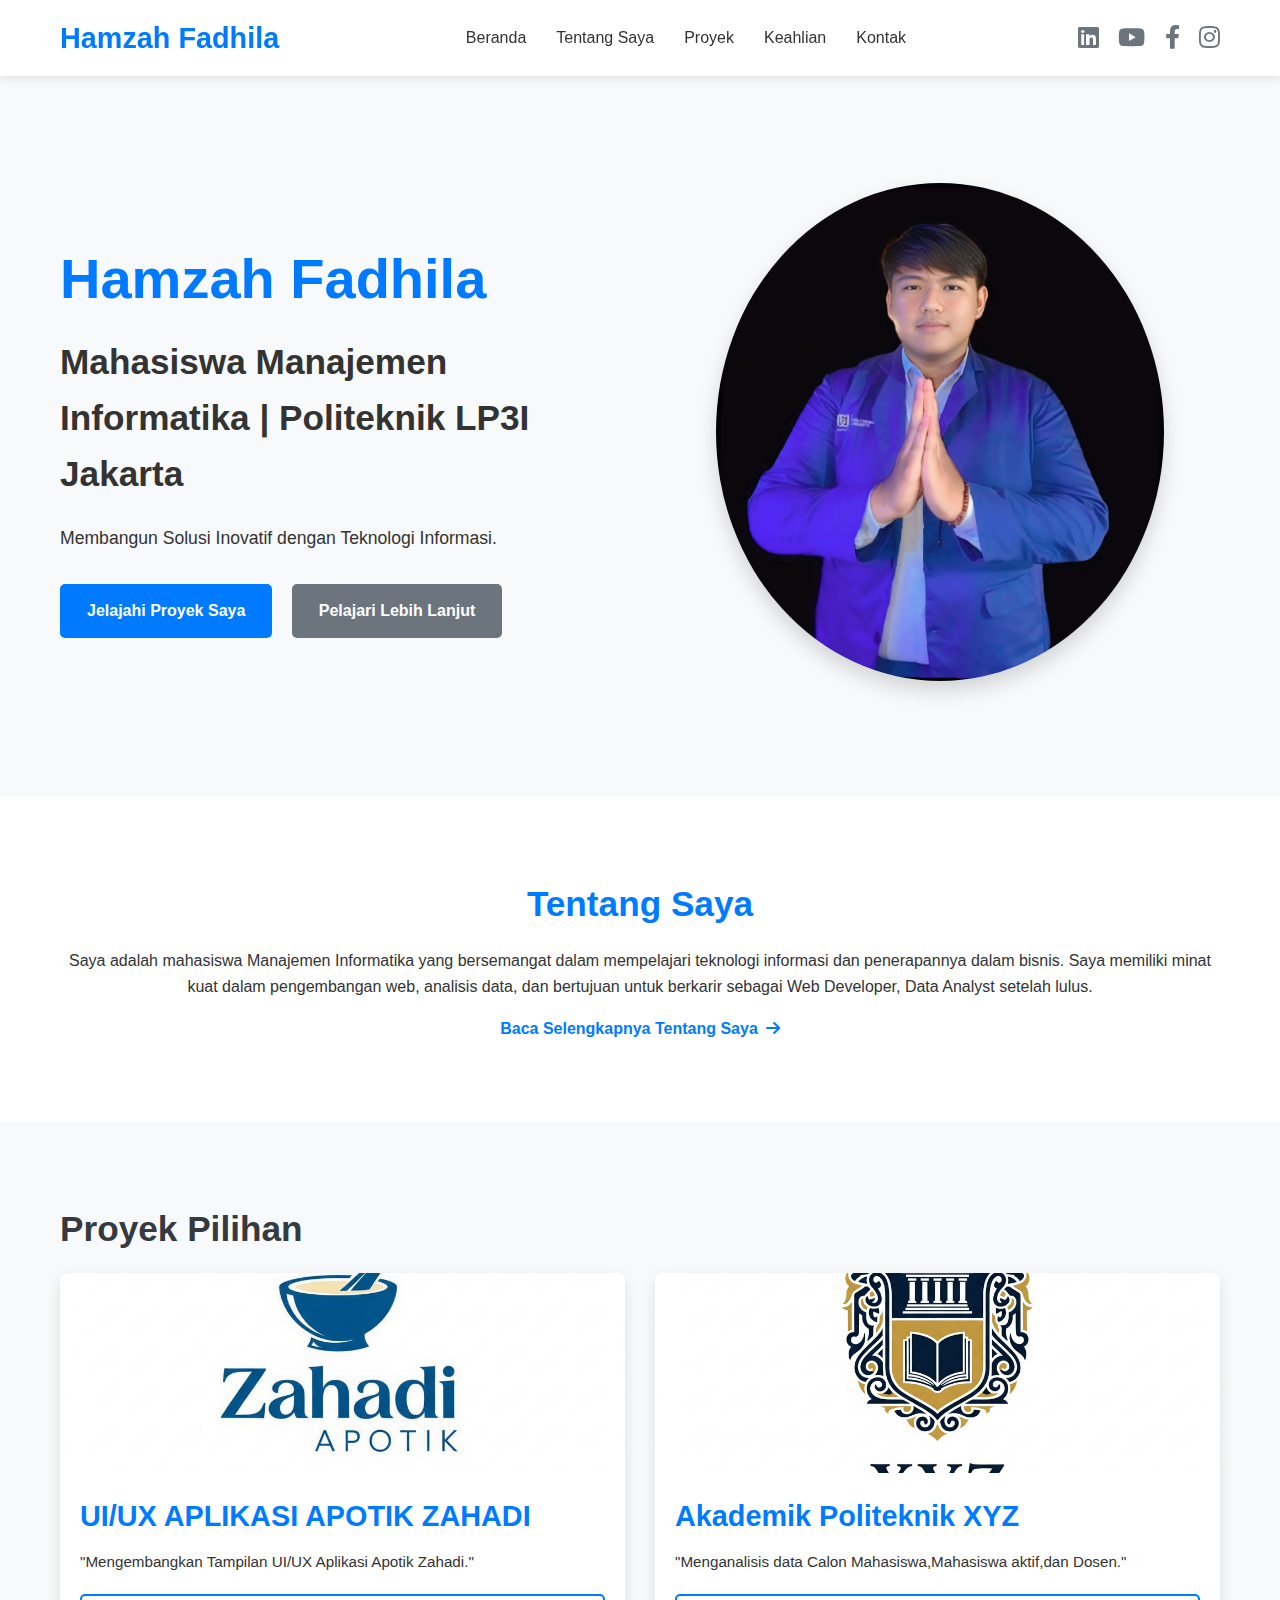
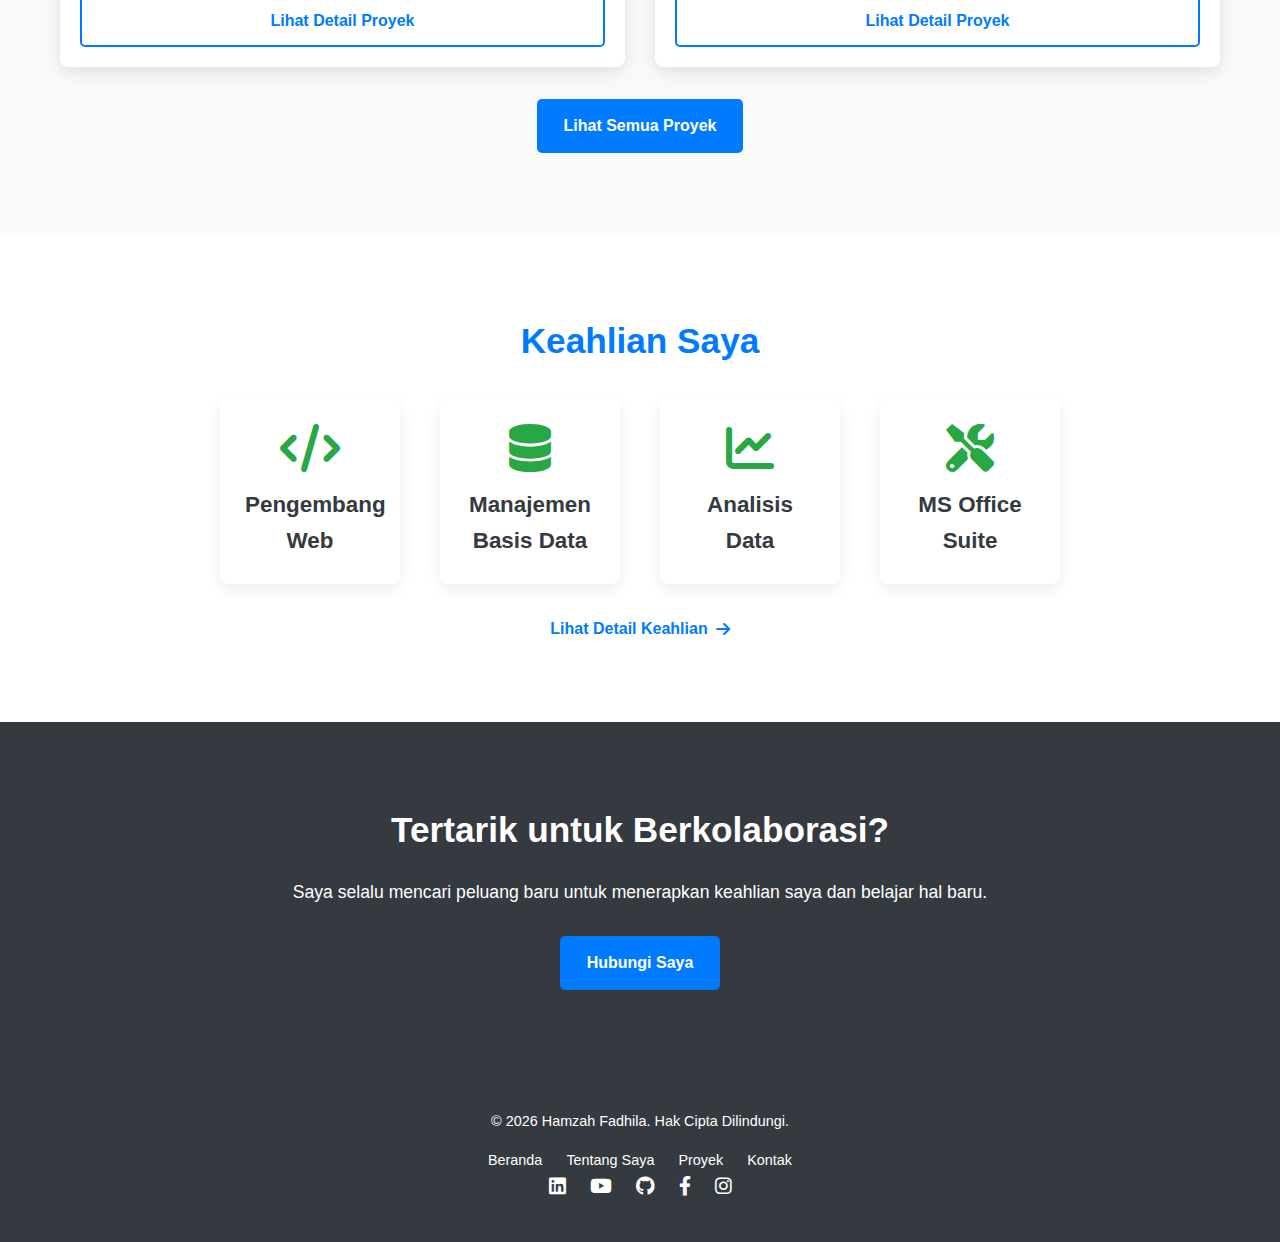
<file: index.html>
<!DOCTYPE html>
<html lang="id">
<head>
    <meta charset="UTF-8">
    <meta name="viewport" content="width=device-width, initial-scale=1.0">
    <title>Portofolio Hamzah Fadhila - Manajemen Informatika</title>
    <link rel="stylesheet" href="css/style.css">
    <link rel="stylesheet" href="https://cdnjs.cloudflare.com/ajax/libs/font-awesome/6.0.0-beta3/css/all.min.css">
</head>
<body>

    <header class="header">
        <div class="container">
            <a href="index.html" class="logo">Hamzah Fadhila</a>
            <nav class="navbar">
                <ul>
                    <li><a href="index.html">Beranda</a></li>
                    <li><a href="about.html">Tentang Saya</a></li>
                    <li><a href="projects.html">Proyek</a></li>
                    <li><a href="skills.html">Keahlian</a></li>
                    <li><a href="contact.html">Kontak</a></li>
                </ul>
            </nav>
           <div class="social-icons">
                <a href="https://www.linkedin.com/in/hamzah-fadhila-06404b344" target="_blank" title="LinkedIn"><i class="fab fa-linkedin"></i></a>
            
                <a href="https://www.youtube.com/channel/UCcHdM9DilgawLSaZqaZZ1XQ" target="_blank" title="youtube"><i class="fab fa-youtube"></i></a>
            
                <a href="https://www.linkedin.com/in/hamzah-fadhila-06404b344" target="_blank" title="Facebook"><i class="fab fa-facebook-f"></i></a>
             
                <a href="https://www.linkedin.com/in/hamzah-fadhila-06404b344" target="_blank" title="instagram"><i class="fab fa-instagram"></i></a>
            </div>
            <div class="hamburger">
                <i class="fas fa-bars"></i>
            </div>
        </div>
    </header>

    <section class="hero">
        <div class="container">
            <div class="hero-content">
                <h1>Hamzah Fadhila</h1>
                <h2>Mahasiswa Manajemen Informatika | Politeknik LP3I Jakarta</h2>
                <p>Membangun Solusi Inovatif dengan Teknologi Informasi.</p>
                <div class="hero-buttons">
                    <a href="projects.html" class="btn primary-btn">Jelajahi Proyek Saya</a>
                    <a href="about.html" class="btn secondary-btn">Pelajari Lebih Lanjut</a>
                </div>
            </div>
            <div class="hero-image">
                <img src="images/your-photo1.jpg" alt="Foto Hamzah Fadhila">
            </div>
        </div>
    </section>

    <section class="about-summary section-padding">
        <div class="container">
            <h2>Tentang Saya</h2>
            <p>Saya adalah mahasiswa Manajemen Informatika yang bersemangat dalam mempelajari teknologi informasi dan penerapannya dalam bisnis. Saya memiliki minat kuat dalam  pengembangan web, analisis data, dan bertujuan untuk berkarir sebagai  Web Developer, Data Analyst setelah lulus.</p>
            <a href="about.html" class="btn text-btn">Baca Selengkapnya Tentang Saya <i class="fas fa-arrow-right"></i></a>
        </div>
    </section>

    <section class="featured-projects section-padding bg-light">
        <div class="container">
            <h2>Proyek Pilihan</h2>
            <div class="project-grid">
                <div class="project-card">
                    <img src="images/zahadi.png" alt="Screenshot Proyek 1">
                    <h3>UI/UX APLIKASI APOTIK ZAHADI</h3>
                    <p> "Mengembangkan Tampilan UI/UX Aplikasi Apotik Zahadi."</p>
                    <a href="projects.html#project1" class="btn primary-btn-outline">Lihat Detail Proyek</a>
                </div>
                <div class="project-card">
                    <img src="images/a2.png" alt="Screenshot Proyek 2">
                    <h3> Akademik Politeknik XYZ</h3>
                    <p>"Menganalisis data Calon Mahasiswa,Mahasiswa aktif,dan Dosen."</p>
                    <a href="projects.html#project2" class="btn primary-btn-outline">Lihat Detail Proyek</a>
                </div>
                </div>
            <div class="text-center mt-4">
                <a href="projects.html" class="btn primary-btn">Lihat Semua Proyek</a>
            </div>
        </div>
    </section>

    <section class="skills-snapshot section-padding">
        <div class="container">
            <h2>Keahlian Saya</h2>
            <div class="skills-list">
                <div class="skill-item">
                    <i class="fas fa-code"></i>
                    <h4>Pengembang Web</h4>
                </div>
                <div class="skill-item">
                    <i class="fas fa-database"></i>
                    <h4>Manajemen Basis Data</h4>
                </div>
                <div class="skill-item">
                    <i class="fas fa-chart-line"></i>
                    <h4>Analisis Data</h4>
                </div>
                <div class="skill-item">
                    <i class="fas fa-tools"></i>
                    <h4>MS Office Suite</h4>
                </div>
                </div>
            <div class="text-center mt-4">
                <a href="skills.html" class="btn text-btn">Lihat Detail Keahlian <i class="fas fa-arrow-right"></i></a>
            </div>
        </div>
    </section>

    <section class="cta-section bg-dark text-white section-padding">
        <div class="container text-center">
            <h2>Tertarik untuk Berkolaborasi?</h2>
            <p>Saya selalu mencari peluang baru untuk menerapkan keahlian saya dan belajar hal baru.</p>
            <a href="contact.html" class="btn primary-btn">Hubungi Saya</a>
        </div>
    </section>

    <footer class="footer">
        <div class="container">
            <div class="footer-content">
                <p>&copy; <span id="currentYear"></span> Hamzah Fadhila. Hak Cipta Dilindungi.</p>
                <div class="footer-links">
                    <a href="index.html">Beranda</a>
                    <a href="about.html">Tentang Saya</a>
                    <a href="projects.html">Proyek</a>
                    <a href="contact.html">Kontak</a>
                </div>
              <div class="footer-social">
                   
                           
                            <a href="https://www.linkedin.com/in/hamzah-fadhila-06404b344" target="_blank" title="LinkedIn"><i class="fab fa-linkedin"></i></a>
            
                            <a href="https://www.youtube.com/channel/UCcHdM9DilgawLSaZqaZZ1XQ" target="_blank" title="youtube"><i class="fab fa-youtube"></i></a>
                            <a href="https://github.com/https://github.com/hamzah06-fad" target="_blank" title="github"><i class="fab fa-github"></i></a>
                        
                            <a href="https://www.facebook.com/hamzahfadhila_" target="_blank" title="Facebook"><i class="fab fa-facebook-f"></i></a>
                        
                            <a href="https://www.instagram.com/hamzahfadhila_" target="_blank" title="instagram"><i class="fab fa-instagram"></i></a>
 
                </div>
            </div>
        </div>
    </footer>

    <script src="js/script.js"></script>
</body>
</html>
</file>
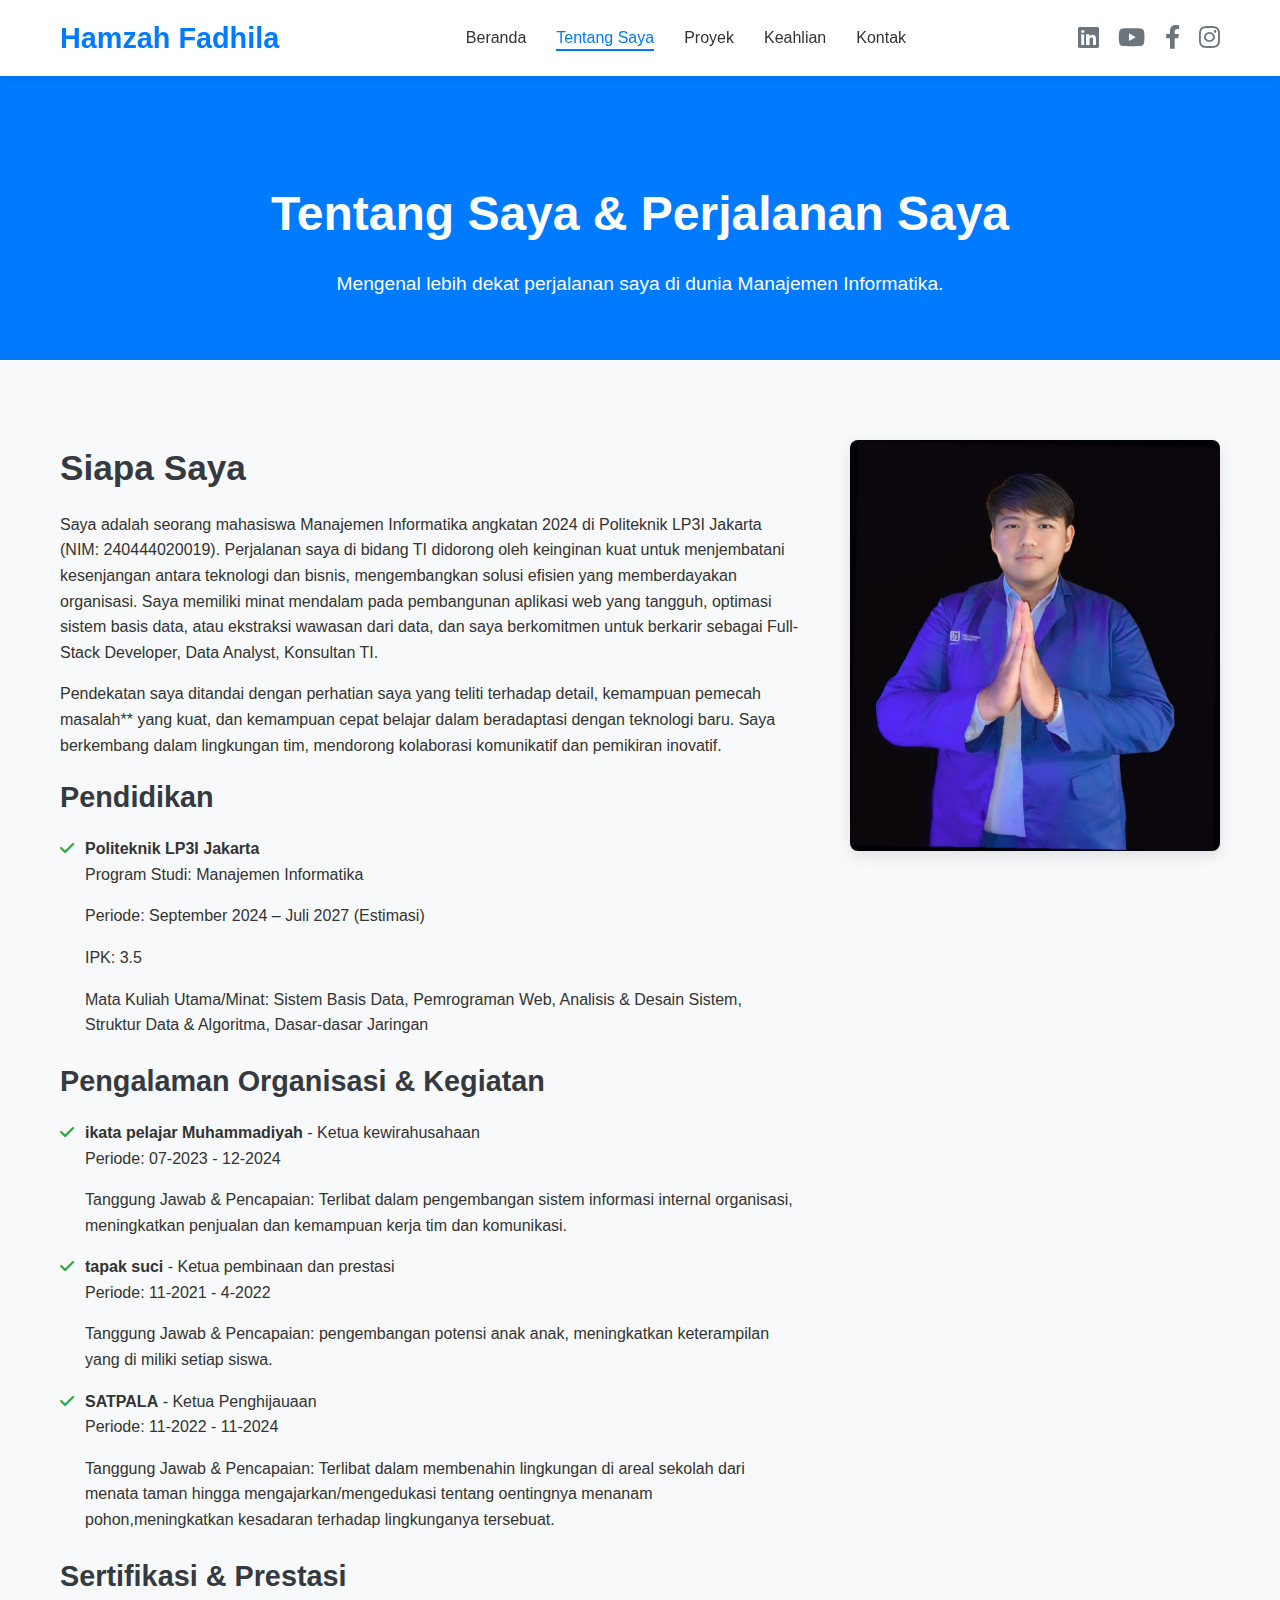
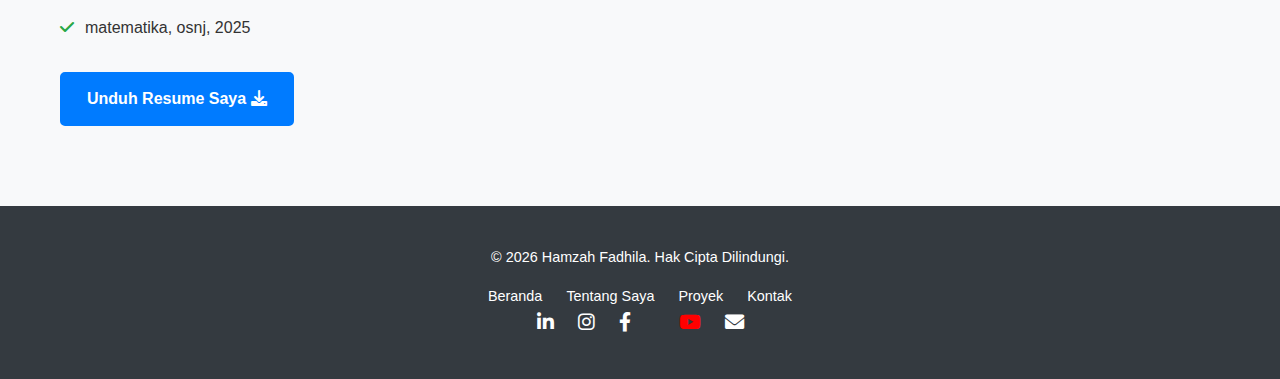
<file: about.html>
<!DOCTYPE html>
<html lang="id">
<head>
    <meta charset="UTF-8">
    <meta name="viewport" content="width=device-width, initial-scale=1.0">
    <title>Tentang Hamzah Fadhila - Portofolio Manajemen Informatika</title>
    <link rel="stylesheet" href="css/style.css">
    <link rel="stylesheet" href="https://cdnjs.cloudflare.com/ajax/libs/font-awesome/6.0.0-beta3/css/all.min.css">
</head>
<body>

    <header class="header">
        <div class="container">
            <a href="index.html" class="logo">Hamzah Fadhila</a>
            <nav class="navbar">
                <ul>
                    <li><a href="index.html">Beranda</a></li>
                    <li><a href="about.html" class="active">Tentang Saya</a></li>
                    <li><a href="projects.html">Proyek</a></li>
                    <li><a href="skills.html">Keahlian</a></li>
                    <li><a href="contact.html">Kontak</a></li>
                </ul>
            </nav>
             <div class="social-icons">
                <a href="https://www.linkedin.com/in/hamzah-fadhila-06404b344" target="_blank" title="LinkedIn"><i class="fab fa-linkedin"></i></a>
            
                <a href="https://www.youtube.com/channel/UCcHdM9DilgawLSaZqaZZ1XQ" target="_blank" title="youtube"><i class="fab fa-youtube"></i></a>
            
                <a href="https://www.linkedin.com/in/hamzah-fadhila-06404b344" target="_blank" title="Facebook"><i class="fab fa-facebook-f"></i></a>
             
                <a href="https://www.linkedin.com/in/hamzah-fadhila-06404b344" target="_blank" title="instagram"><i class="fab fa-instagram"></i></a>
            </div>
            <div class="hamburger">
                <i class="fas fa-bars"></i>
            </div>
        </div>
    </header>

    <main class="main-content">
        <section class="about-page-hero section-padding">
            <div class="container">
                <h1>Tentang Saya & Perjalanan Saya</h1>
                <p class="lead">Mengenal lebih dekat perjalanan saya di dunia Manajemen Informatika.</p>
            </div>
        </section>

        <section class="about-me-detail section-padding bg-light">
            <div class="container">
                <div class="about-content-wrapper">
                    <div class="about-text">
                        <h2>Siapa Saya</h2>
                        <p>Saya adalah seorang mahasiswa Manajemen Informatika angkatan 2024 di Politeknik LP3I Jakarta (NIM: 240444020019). Perjalanan saya di bidang TI didorong oleh keinginan kuat untuk menjembatani kesenjangan antara teknologi dan bisnis, mengembangkan solusi efisien yang memberdayakan organisasi. Saya memiliki minat mendalam pada  pembangunan aplikasi web yang tangguh, optimasi sistem basis data, atau ekstraksi wawasan dari data, dan saya berkomitmen untuk berkarir sebagai Full-Stack Developer, Data Analyst, Konsultan TI.</p>
                        <p>Pendekatan saya ditandai dengan perhatian saya yang teliti terhadap detail, kemampuan pemecah masalah** yang kuat, dan kemampuan cepat belajar dalam beradaptasi dengan teknologi baru. Saya berkembang dalam lingkungan tim, mendorong kolaborasi komunikatif dan pemikiran inovatif.</p>

                        <h3>Pendidikan</h3>
                        <ul>
                            <li>
                                <strong>Politeknik LP3I Jakarta</strong>
                                <p>Program Studi: Manajemen Informatika</p>
                                <p>Periode: September 2024 – Juli 2027 (Estimasi)</p>
                                <p>IPK: 3.5</p>
                                <p>Mata Kuliah Utama/Minat: Sistem Basis Data, Pemrograman Web, Analisis & Desain Sistem, Struktur Data & Algoritma, Dasar-dasar Jaringan</p>
                            </li>
                        </ul>

                        <h3>Pengalaman Organisasi & Kegiatan</h3>
                        <ul>
                            <li>
                                <strong>ikata pelajar Muhammadiyah</strong> - Ketua kewirahusahaan
                                <p>Periode: 07-2023 - 12-2024</p>
                                <p>Tanggung Jawab & Pencapaian: Terlibat dalam pengembangan sistem informasi internal organisasi, meningkatkan penjualan dan kemampuan kerja tim dan komunikasi.</p>
                            </li>

                             <li>
                                <strong>tapak suci</strong> - Ketua pembinaan dan prestasi
                                <p>Periode: 11-2021 - 4-2022</p>
                                <p>Tanggung Jawab & Pencapaian:  pengembangan potensi anak anak, meningkatkan keterampilan yang di miliki setiap siswa.</p>
                            </li>
                             <li>
                                <strong>SATPALA</strong> - Ketua Penghijauaan
                                <p>Periode: 11-2022 - 11-2024</p>
                                <p>Tanggung Jawab & Pencapaian: Terlibat dalam membenahin lingkungan di areal sekolah dari menata taman hingga mengajarkan/mengedukasi tentang oentingnya menanam pohon,meningkatkan kesadaran terhadap lingkunganya tersebuat.</p>
                            </li>
                            </ul>

                        <h3>Sertifikasi & Prestasi</h3>
                        <ul>
                            <li>matematika, osnj, 2025</li>
                            </ul>

                        <div class="mt-4">
                            <a href="https://drive.google.com/drive/folders/1alSrdxwn7EOCGvC4KV3XQT2J5eVmfrca?usp=drive_link" download class="btn primary-btn">Unduh Resume Saya <i class="fas fa-download"></i></a>
                        </div>
                    </div>
                    <div class="about-image">
                        <img src="images/your-photo1.jpg" alt="Hamzah Fadhila">
                    </div>
                </div>
            </div>
        </section>
    </main>

    <footer class="footer">
        <div class="container">
            <div class="footer-content">
                <p>&copy; <span id="currentYear"></span> Hamzah Fadhila. Hak Cipta Dilindungi.</p>
                <div class="footer-links">
                    <a href="index.html">Beranda</a>
                    <a href="about.html">Tentang Saya</a>
                    <a href="projects.html">Proyek</a>
                    <a href="contact.html">Kontak</a>
                </div>
             <div class="footer-social">
                    <a href="https://www.linkedin.com/in/hamzah-fadhila-06404b344" target="_blank" title="LinkedIn"><i class="fab fa-linkedin-in"></i></a>
                    <a href="https://www.instagram.com/hamzahfadhila_" target="_blank" title="Instagram"><i class="fab fa-instagram"></i></a>
                    <a href="https://www.facebook.com/hamzahfadhila" target="_blank" title="Facebook"><i class="fab fa-facebook-f"></i></a>
                    <a href="https://twitter.com/hamzahfadhila" target="_blank" title="X (Twitter)"><i class="fab fa-x-twitter"></i></a>
                    <a href="https://www.youtube.com/channel/UCcHdM9DilgawLSaZqaZZ1XQ" target="_blank" title="YouTube"><i class="fab fa-youtube"></i></a>
                    <a href="mailto:hamzahfadhila0906@gmail.com" title="Email"><i class="fas fa-envelope"></i></a>
                </div>
            </div>
        </div>
    </footer>

    <script src="js/script.js"></script>
</body>
</html>
</file>
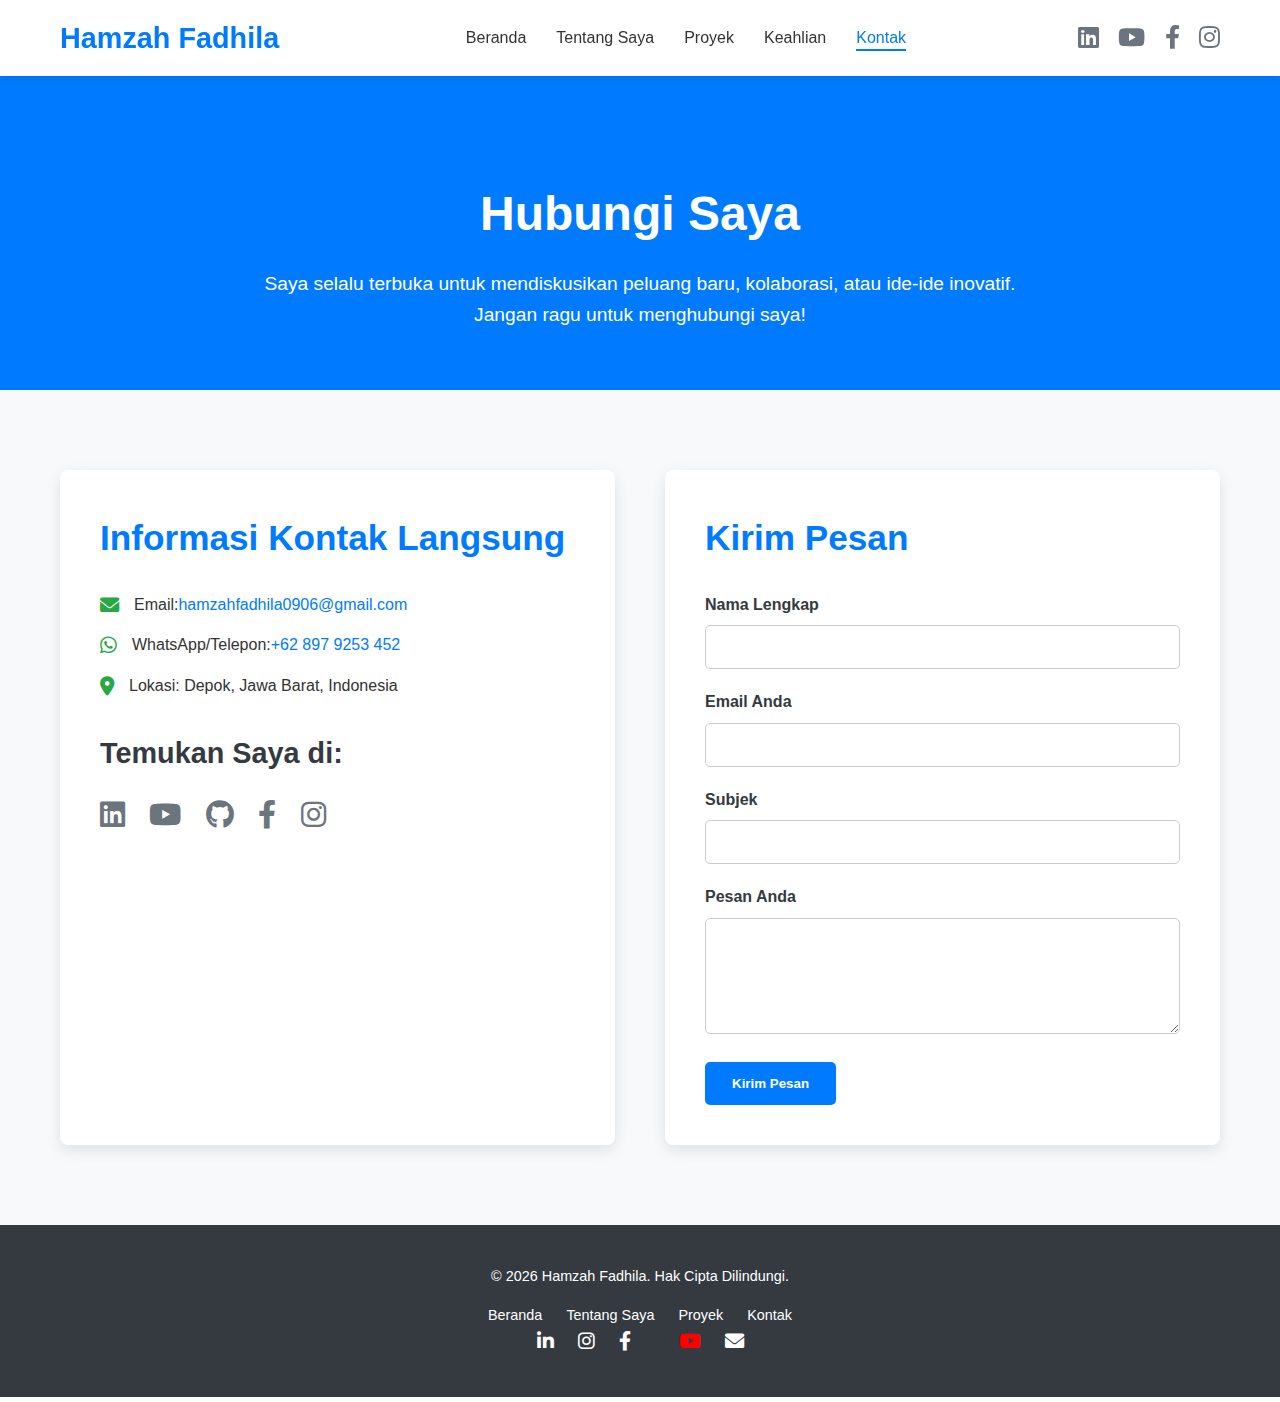
<file: contact.html>
<!DOCTYPE html>
<html lang="id">
<head>
    <meta charset="UTF-8">
    <meta name="viewport" content="width=device-width, initial-scale=1.0">
    <title>Kontak Hamzah Fadhila - Portofolio Manajemen Informatika</title>
    <link rel="stylesheet" href="css/style.css">
    <link rel="stylesheet" href="https://cdnjs.cloudflare.com/ajax/libs/font-awesome/6.0.0-beta3/css/all.min.css">
</head>
<body>

    <header class="header">
        <div class="container">
            <a href="index.html" class="logo">Hamzah Fadhila</a>
            <nav class="navbar">
                <ul>
                    <li><a href="index.html">Beranda</a></li>
                    <li><a href="about.html">Tentang Saya</a></li>
                    <li><a href="projects.html">Proyek</a></li>
                    <li><a href="skills.html">Keahlian</a></li>
                    <li><a href="contact.html" class="active">Kontak</a></li>
                </ul>
            </nav>
            <div class="social-icons">
                <a href="https://www.linkedin.com/in/hamzah-fadhila-06404b344" target="_blank" title="LinkedIn"><i class="fab fa-linkedin"></i></a>
            
                <a href="https://www.youtube.com/channel/UCcHdM9DilgawLSaZqaZZ1XQ" target="_blank" title="youtube"><i class="fab fa-youtube"></i></a>
            
                <a href="https://www.linkedin.com/in/hamzah-fadhila-06404b344" target="_blank" title="Facebook"><i class="fab fa-facebook-f"></i></a>
             
                <a href="https://www.linkedin.com/in/hamzah-fadhila-06404b344" target="_blank" title="instagram"><i class="fab fa-instagram"></i></a>
            </div>
            <div class="hamburger">
                <i class="fas fa-bars"></i>
            </div>
        </div>
    </header>

    <main class="main-content">
        <section class="contact-page-hero section-padding">
            <div class="container">
                <h1>Hubungi Saya</h1>
                <p class="lead">Saya selalu terbuka untuk mendiskusikan peluang baru, kolaborasi, atau ide-ide inovatif. Jangan ragu untuk menghubungi saya!</p>
            </div>
        </section>

        <section class="contact-form-section section-padding bg-light">
            <div class="container">
                <div class="contact-wrapper">
                    <div class="contact-info">
                        <h2>Informasi Kontak Langsung</h2>
                        <p><i class="fas fa-envelope"></i> Email: <a href="mailto:hamzahfadhila0906@gmail.com">hamzahfadhila0906@gmail.com</a></p>
                        <p><i class="fab fa-whatsapp"></i> WhatsApp/Telepon: <a href="tel:+628979253452">+62 897 9253 452</a></p>
                        <p><i class="fas fa-map-marker-alt"></i> Lokasi: Depok, Jawa Barat, Indonesia</p>

                        <div class="social-links mt-4">
                            <h3>Temukan Saya di:</h3>
                            <a href="https://www.linkedin.com/in/hamzah-fadhila-06404b344" target="_blank" title="LinkedIn"><i class="fab fa-linkedin"></i></a>
            
                            <a href="https://www.youtube.com/channel/UCcHdM9DilgawLSaZqaZZ1XQ" target="_blank" title="youtube"><i class="fab fa-youtube"></i></a>
                            <a href="https://github.com/https://github.com/hamzah06-fad" target="_blank" title="github"><i class="fab fa-github"></i></a>
                        
                            <a href="https://www.facebook.com/hamzahfadhila_" target="_blank" title="Facebook"><i class="fab fa-facebook-f"></i></a>
                        
                            <a href="https://www.instagram.com/hamzahfadhila_" target="_blank" title="instagram"><i class="fab fa-instagram"></i></a>
           
                            </div>
                    </div>
                    <div class="contact-form-container">
                        <h2>Kirim Pesan</h2>
                        <form action="#" method="POST" id="contactForm" name="wpu-contact-from">
                            <div class="form-group">
                                <label for="name">Nama Lengkap</label>
                                <input type="text" id="name" name="nama" required>
                            </div>
                            <div class="form-group">
                                <label for="email">Email Anda</label>
                                <input type="email" id="email" name="email" required>
                            </div>
                            <div class="form-group">
                                <label for="subject">Subjek</label>
                                <input type="text" id="subject" name="subjek" required>
                            </div>
                            <div class="form-group">
                                <label for="message">Pesan Anda</label>
                                <textarea id="message" name="pesan" rows="5" required></textarea>
                            </div>
                            <button type="submit" class="btn primary-btn">Kirim Pesan</button>
                        </form>
                        <div id="formMessage" class="form-message"></div>
                    </div>
                </div>
            </div>
        </section>
    </main>

    <footer class="footer">
        <div class="container">
            <div class="footer-content">
                <p>&copy; <span id="currentYear"></span> Hamzah Fadhila. Hak Cipta Dilindungi.</p>
                <div class="footer-links">
                    <a href="index.html">Beranda</a>
                    <a href="about.html">Tentang Saya</a>
                    <a href="projects.html">Proyek</a>
                    <a href="contact.html">Kontak</a>
                </div>
             <div class="footer-social">
                    <a href="https://www.linkedin.com/in/hamzah-fadhila-06404b344" target="_blank" title="LinkedIn"><i class="fab fa-linkedin-in"></i></a>
                    <a href="https://www.instagram.com/hamzahfadhila_" target="_blank" title="Instagram"><i class="fab fa-instagram"></i></a>
                    <a href="https://www.facebook.com/hamzahfadhila" target="_blank" title="Facebook"><i class="fab fa-facebook-f"></i></a>
                    <a href="https://twitter.com/hamzahfadhila" target="_blank" title="X (Twitter)"><i class="fab fa-x-twitter"></i></a>
                    <a href="https://www.youtube.com/channel/UCcHdM9DilgawLSaZqaZZ1XQ" target="_blank" title="YouTube"><i class="fab fa-youtube"></i></a>
                    <a href="mailto:hamzahfadhila0906@gmail.com" title="Email"><i class="fas fa-envelope"></i></a>
                </div>
            </div>
        </div>
    </footer>
    

    <script src="js/script.js"></script>
    <script>
  const scriptURL = 'https://script.google.com/macros/s/AKfycbyoUsCq0_6NHH-jKaoEzr6rr-5eEehC-Om-Vc0O61kjZBTvoRzunckB8FNe83bz3qf5/exec'
  const form = document.forms['wpu-contact-from']

  form.addEventListener('submit', e => {
    e.preventDefault()
    fetch(scriptURL, { method: 'POST', body: new FormData(form)})
      .then(response => console.log('Success!', response))
      .catch(error => console.error('Error!', error.message))
  })
</script>
</body>
</html>
</file>
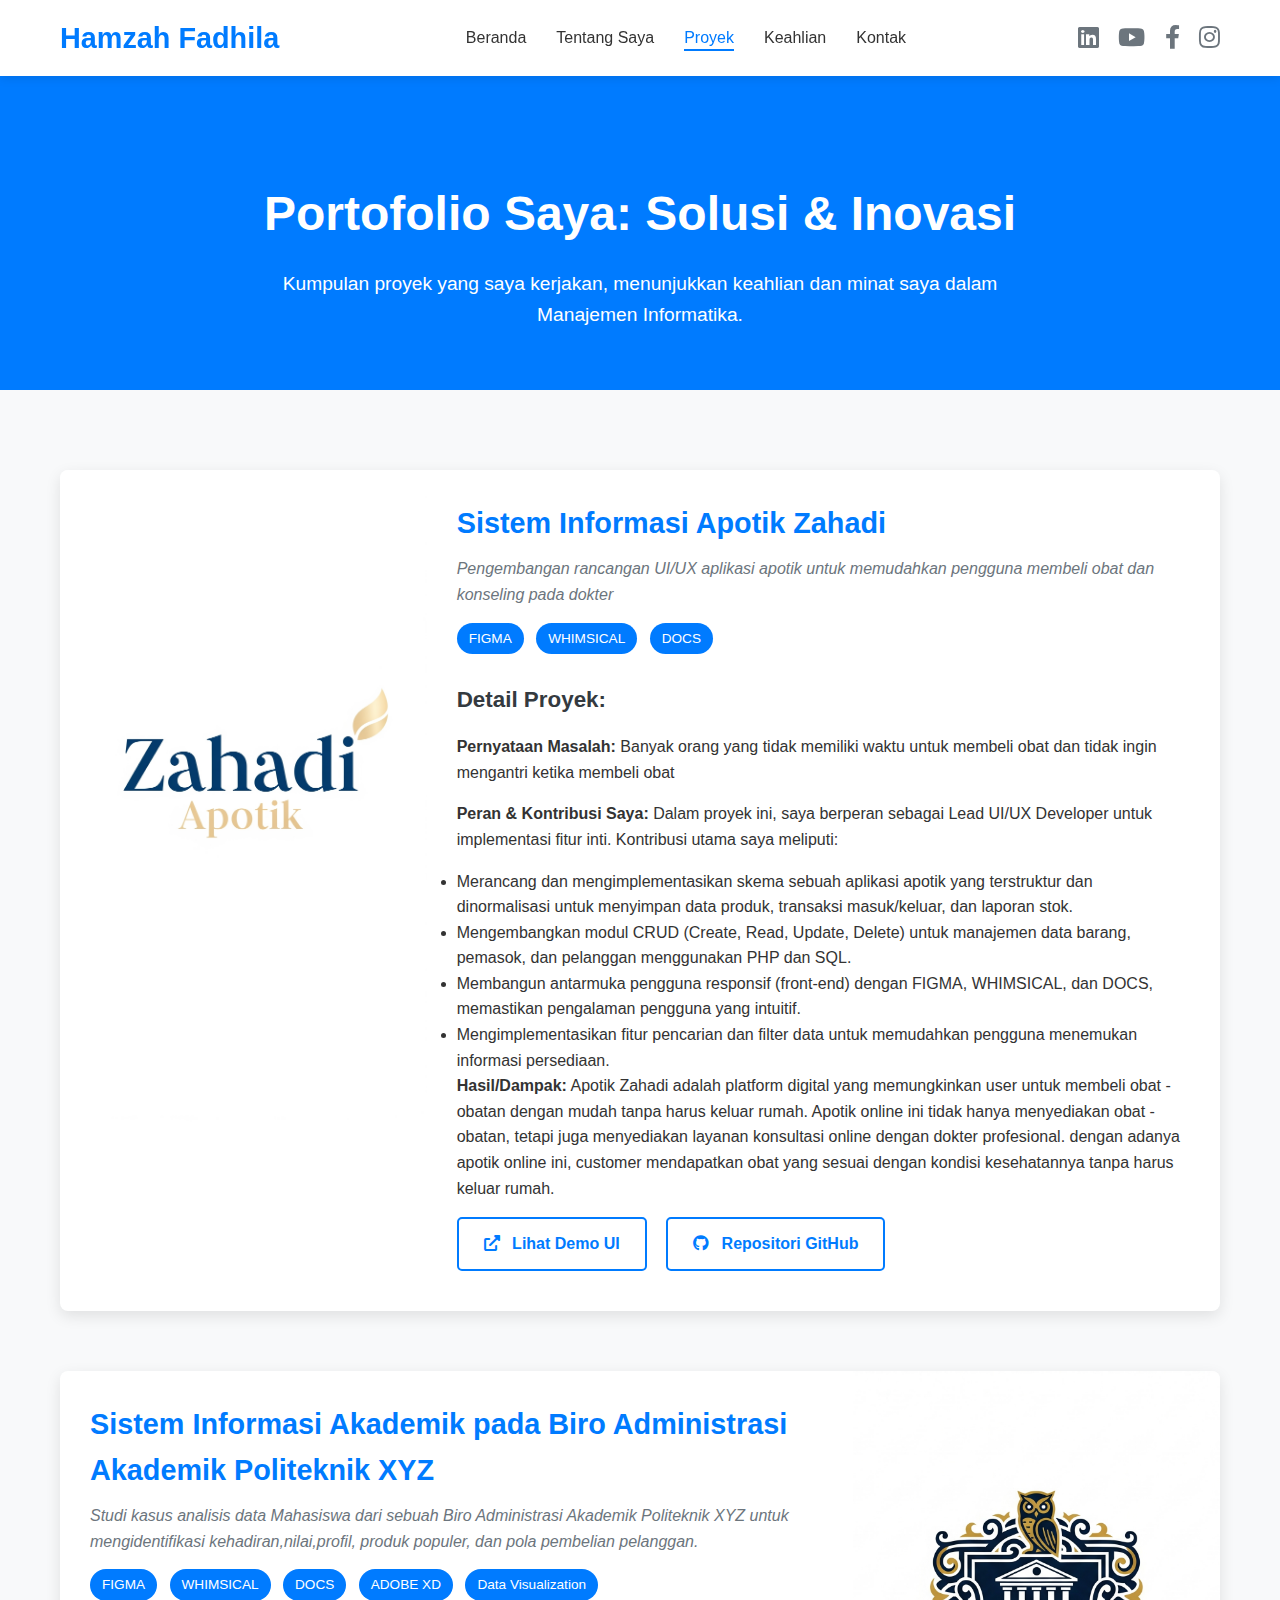
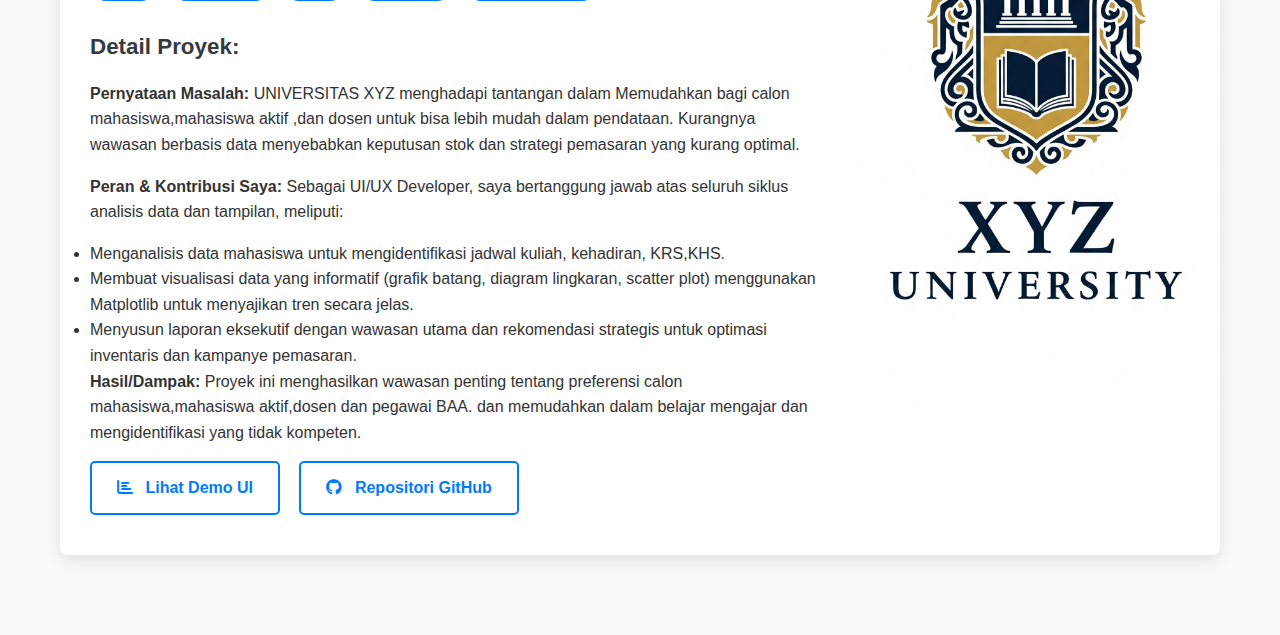
<file: projects.html>
<!DOCTYPE html>
<html lang="id">
<head>
    <meta charset="UTF-8">
    <meta name="viewport" content="width=device-width, initial-scale=1.0">
    <title>Proyek Hamzah Fadhila - Portofolio Manajemen Informatika</title>
    <link rel="stylesheet" href="css/style.css">
    <link rel="stylesheet" href="https://cdnjs.cloudflare.com/ajax/libs/font-awesome/6.0.0-beta3/css/all.min.css">
</head>
<body>

    <header class="header">
        <div class="container">
            <a href="index.html" class="logo">Hamzah Fadhila</a>
            <nav class="navbar">
                <ul>
                    <li><a href="index.html">Beranda</a></li>
                    <li><a href="about.html">Tentang Saya</a></li>
                    <li><a href="projects.html" class="active">Proyek</a></li>
                    <li><a href="skills.html">Keahlian</a></li>
                    <li><a href="contact.html">Kontak</a></li>
                </ul>
            </nav>
            <div class="social-icons">
                <a href="https://www.linkedin.com/in/hamzah-fadhila-06404b344" target="_blank" title="LinkedIn"><i class="fab fa-linkedin"></i></a>
            
                <a href="https://www.youtube.com/channel/UCcHdM9DilgawLSaZqaZZ1XQ" target="_blank" title="youtube"><i class="fab fa-youtube"></i></a>
            
                <a href="https://www.linkedin.com/in/hamzah-fadhila-06404b344" target="_blank" title="Facebook"><i class="fab fa-facebook-f"></i></a>
             
                <a href="https://www.linkedin.com/in/hamzah-fadhila-06404b344" target="_blank" title="instagram"><i class="fab fa-instagram"></i></a>
            </div>
            <div class="hamburger">
                <i class="fas fa-bars"></i>
            </div>
        </div>
    </header>

    <main class="main-content">
        <section class="projects-page-hero section-padding">
            <div class="container">
                <h1>Portofolio Saya: Solusi & Inovasi</h1>
                <p class="lead">Kumpulan proyek yang saya kerjakan, menunjukkan keahlian dan minat saya dalam Manajemen Informatika.</p>
            </div>
        </section>

        <section class="projects-grid-section section-padding bg-light">
            <div class="container">
              <div class="projects-container">
                    <div class="project-item" id="project1" data-category="web-dev">
                        <div class="project-image">
                            <img src="images/a4.png" alt="Screenshot Sistem Informasi Manajemen Persediaan Barang">
                        </div>
                        <div class="project-details">
                            <h3>Sistem Informasi Apotik Zahadi</h3>
                            <p class="project-summary">Pengembangan rancangan UI/UX aplikasi apotik untuk memudahkan pengguna membeli obat dan konseling pada dokter</p>
                            <div class="project-tags">
                                <span class="tag">FIGMA</span>
                                <span class="tag">WHIMSICAL</span>
                                <span class="tag">DOCS</span>
                               
                               
                            </div>
                            <h4>Detail Proyek:</h4>
                            <p><strong>Pernyataan Masalah:</strong> Banyak orang yang tidak memiliki waktu untuk membeli obat dan tidak ingin mengantri ketika membeli obat</p>
                            <p><strong>Peran & Kontribusi Saya:</strong> Dalam proyek ini, saya berperan sebagai Lead UI/UX Developer untuk implementasi fitur inti. Kontribusi utama saya meliputi:</p>
                            <ul>
                                <li>Merancang dan mengimplementasikan skema sebuah aplikasi apotik yang terstruktur dan dinormalisasi untuk menyimpan data produk, transaksi masuk/keluar, dan laporan stok.</li>
                                <li>Mengembangkan modul CRUD (Create, Read, Update, Delete) untuk manajemen data barang, pemasok, dan pelanggan menggunakan PHP dan SQL.</li>
                                <li>Membangun antarmuka pengguna responsif (front-end) dengan FIGMA, WHIMSICAL, dan DOCS, memastikan pengalaman pengguna yang intuitif.</li>
                                <li>Mengimplementasikan fitur pencarian dan filter data untuk memudahkan pengguna menemukan informasi persediaan.</li>
                            </ul>
                            <p><strong>Hasil/Dampak:</strong> Apotik Zahadi adalah platform digital yang memungkinkan user untuk membeli obat - obatan dengan mudah tanpa harus keluar rumah. Apotik online ini tidak hanya menyediakan obat - obatan, tetapi juga menyediakan layanan konsultasi online dengan dokter profesional. dengan adanya apotik online ini, customer mendapatkan obat yang sesuai dengan kondisi kesehatannya tanpa harus keluar rumah.</p>
                            <div class="project-links">
                                <a href="https://www.figma.com/proto/JX7FS9e69o5jJrtF6fNvFv/Untitled?node-id=2-33&t=7DHubFr7r6Z0tXgT-0&scaling=scale-down&content-scaling=fixed&page-id=0%3A1&starting-point-node-id=2%3A33&show-proto-sidebar=1" target="_blank" class="btn primary-btn-outline"><i class="fas fa-external-link-alt"></i> Lihat Demo UI</a>
                                <a href="https://github.com/https://github.com/hamzah06-fad" target="_blank" class="btn primary-btn-outline"><i class="fab fa-github"></i> Repositori GitHub</a>
                            </div>
                        </div>
                    </div>

                    <div class="project-item" id="project2" data-category="data-analysis">
                        <div class="project-image">
                            <img src="images/a2.png" alt="Screenshot Analisis Data Penjualan Ritel">
                        </div>
                        <div class="project-details">
                            <h3>Sistem Informasi Akademik pada Biro Administrasi Akademik Politeknik XYZ</h3>
                            <p class="project-summary">Studi kasus analisis data Mahasiswa dari sebuah Biro Administrasi Akademik Politeknik XYZ untuk mengidentifikasi kehadiran,nilai,profil, produk populer, dan pola pembelian pelanggan.</p>
                            <div class="project-tags">
                                <span class="tag">FIGMA</span>
                                <span class="tag">WHIMSICAL</span>
                                <span class="tag">DOCS</span>
                                <span class="tag">ADOBE XD</span>
                                <span class="tag">Data Visualization</span>
                            </div>
                            <h4>Detail Proyek:</h4>
                            <p><strong>Pernyataan Masalah:</strong> UNIVERSITAS XYZ menghadapi tantangan dalam Memudahkan bagi calon mahasiswa,mahasiswa aktif ,dan dosen untuk bisa lebih mudah dalam pendataan. Kurangnya wawasan berbasis data menyebabkan keputusan stok dan strategi pemasaran yang kurang optimal.</p>
                            <p><strong>Peran & Kontribusi Saya:</strong> Sebagai UI/UX Developer, saya bertanggung jawab atas seluruh siklus analisis data dan tampilan, meliputi:</p>
                            <ul>
                                
                                <li>Menganalisis data mahasiswa untuk mengidentifikasi jadwal kuliah, kehadiran, KRS,KHS.</li>
                                <li>Membuat visualisasi data yang informatif (grafik batang, diagram lingkaran, scatter plot) menggunakan Matplotlib untuk menyajikan tren secara jelas.</li>
                                <li>Menyusun laporan eksekutif dengan wawasan utama dan rekomendasi strategis untuk optimasi inventaris dan kampanye pemasaran.</li>
                            </ul>
                            <p><strong>Hasil/Dampak:</strong> Proyek ini menghasilkan wawasan penting tentang preferensi calon mahasiswa,mahasiswa aktif,dosen dan pegawai BAA. dan memudahkan dalam belajar mengajar dan mengidentifikasi yang tidak kompeten.</p>
                            <div class="project-links">
                                <a href="https://www.figma.com/proto/AP2UMukt0SAGdD97nbSYml/project-uas--website-politeknik?node-id=3312-4&t=glqqFGbwjJ2BoYLL-0&scaling=min-zoom&content-scaling=fixed&page-id=3312%3A2" target="_blank" class="btn primary-btn-outline"><i class="fas fa-chart-bar"></i> Lihat Demo UI</a>
                                <a href="https://github.com/hamzah06-fad" target="_blank" class="btn primary-btn-outline"><i class="fab fa-github"></i> Repositori GitHub</a>
                            </div>
            </div>
        </div>
    </footer>

    <script src="js/script.js"></script>
</body>
</html>
</file>
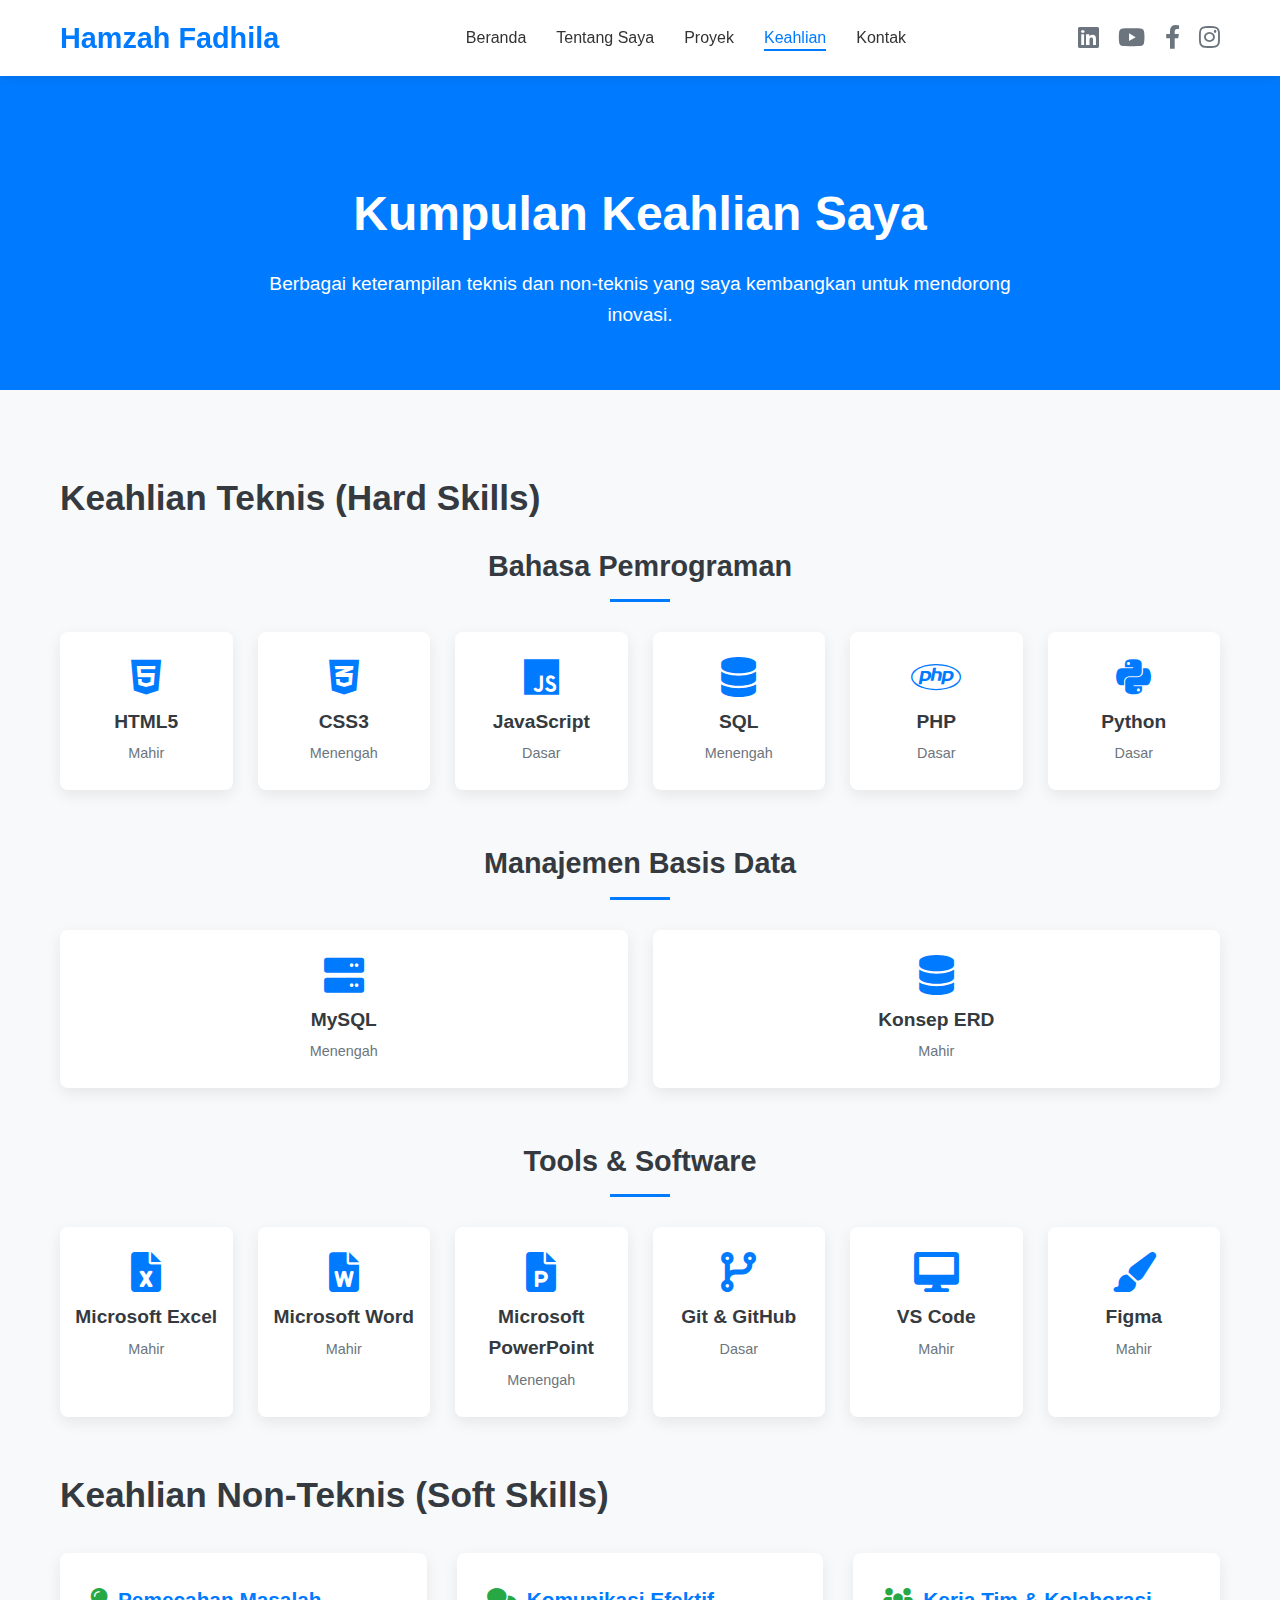
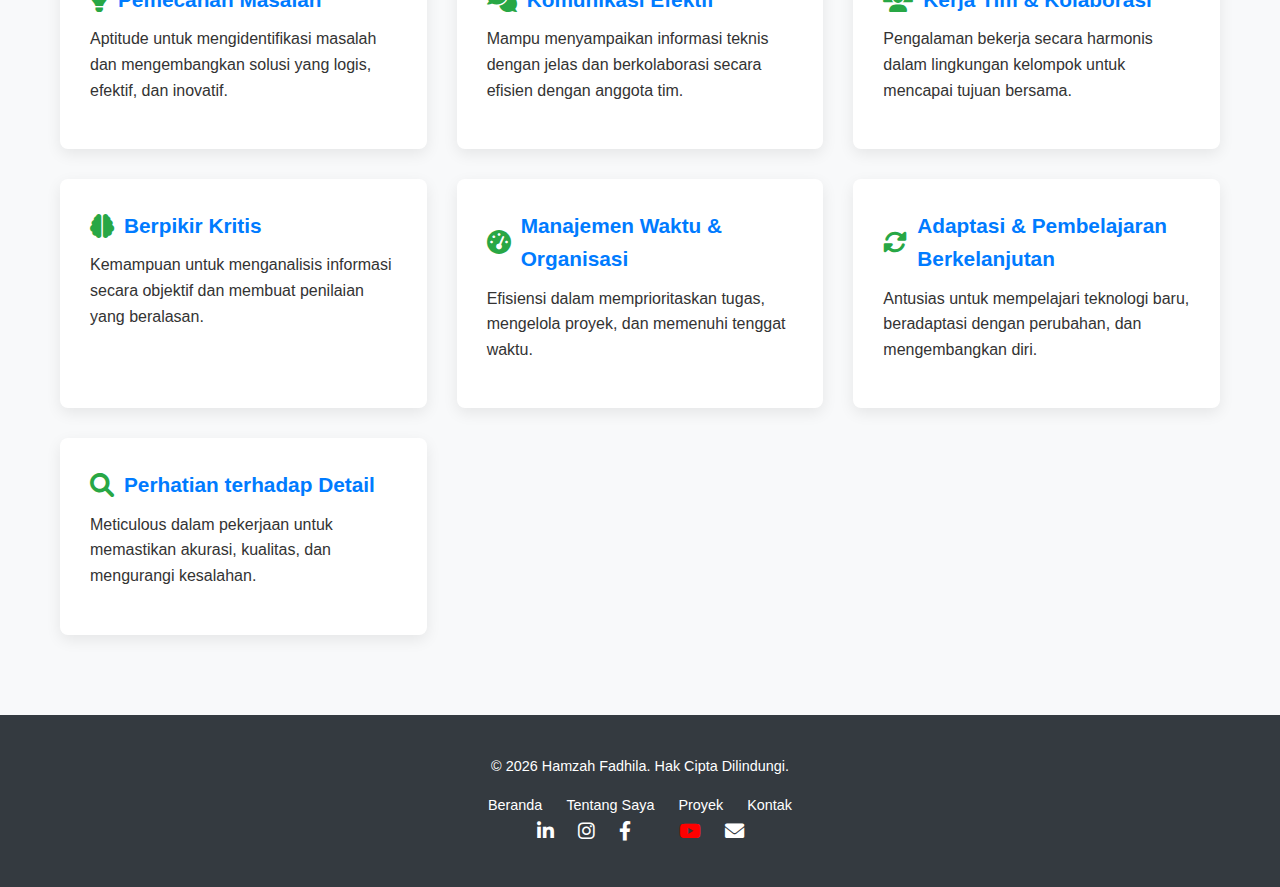
<file: skills.html>
<!DOCTYPE html>
<html lang="id">
<head>
    <meta charset="UTF-8">
    <meta name="viewport" content="width=device-width, initial-scale=1.0">
    <title>Keahlian Hamzah Fadhila - Portofolio Manajemen Informatika</title>
    <link rel="stylesheet" href="css/style.css">
    <link rel="stylesheet" href="https://cdnjs.cloudflare.com/ajax/libs/font-awesome/6.0.0-beta3/css/all.min.css">
</head>
<body>

    <header class="header">
        <div class="container">
            <a href="index.html" class="logo">Hamzah Fadhila</a>
            <nav class="navbar">
                <ul>
                    <li><a href="index.html">Beranda</a></li>
                    <li><a href="about.html">Tentang Saya</a></li>
                    <li><a href="projects.html">Proyek</a></li>
                    <li><a href="skills.html" class="active">Keahlian</a></li>
                    <li><a href="contact.html">Kontak</a></li>
                </ul>
            </nav>
            <div class="social-icons">
                <a href="https://www.linkedin.com/in/hamzah-fadhila-06404b344" target="_blank" title="LinkedIn"><i class="fab fa-linkedin"></i></a>
            
                <a href="https://www.youtube.com/channel/UCcHdM9DilgawLSaZqaZZ1XQ" target="_blank" title="youtube"><i class="fab fa-youtube"></i></a>
            
                <a href="https://www.linkedin.com/in/hamzah-fadhila-06404b344" target="_blank" title="Facebook"><i class="fab fa-facebook-f"></i></a>
             
                <a href="https://www.linkedin.com/in/hamzah-fadhila-06404b344" target="_blank" title="instagram"><i class="fab fa-instagram"></i></a>
            </div>
            <div class="hamburger">
                <i class="fas fa-bars"></i>
            </div>
        </div>
    </header>

    <main class="main-content">
        <section class="skills-page-hero section-padding">
            <div class="container">
                <h1>Kumpulan Keahlian Saya</h1>
                <p class="lead">Berbagai keterampilan teknis dan non-teknis yang saya kembangkan untuk mendorong inovasi.</p>
            </div>
        </section>

        <section class="skills-detail-section section-padding bg-light">
            <div class="container">
                <h2>Keahlian Teknis (Hard Skills)</h2>
                <div class="skills-category">
                    <h3>Bahasa Pemrograman</h3>
                    <div class="skill-items-grid">
                        <div class="skill-item-detail">
                            <i class="fab fa-html5"></i>
                            <h4>HTML5</h4>
                            <p>Mahir</p>
                            </div>
                        <div class="skill-item-detail">
                            <i class="fab fa-css3-alt"></i>
                            <h4>CSS3</h4>
                            <p>Menengah</p>
                        </div>
                        <div class="skill-item-detail">
                            <i class="fab fa-js"></i>
                            <h4>JavaScript</h4>
                            <p>Dasar</p>
                        </div>
                        <div class="skill-item-detail">
                            <i class="fas fa-database"></i>
                            <h4>SQL</h4>
                            <p>Menengah</p>
                        </div>
                        <div class="skill-item-detail">
                            <i class="fab fa-php"></i>
                            <h4>PHP</h4>
                            <p>Dasar</p>
                        </div>
                        <div class="skill-item-detail">
                            <i class="fab fa-python"></i>
                            <h4>Python</h4>
                            <p>Dasar</p>
                        </div>
                    </div>
                </div>

                <div class="skills-category">
                    <h3>Manajemen Basis Data</h3>
                    <div class="skill-items-grid">
                        <div class="skill-item-detail">
                            <i class="fas fa-server"></i>
                            <h4>MySQL</h4>
                            <p>Menengah</p>
                        </div>
                        <div class="skill-item-detail">
                            <i class="fas fa-database"></i>
                            <h4>Konsep ERD</h4>
                            <p>Mahir</p>
                        </div>
                    </div>
                </div>

                <div class="skills-category">
                    <h3>Tools & Software</h3>
                    <div class="skill-items-grid">
                        <div class="skill-item-detail">
                            <i class="fas fa-file-excel"></i>
                            <h4>Microsoft Excel</h4>
                            <p>Mahir</p>
                        </div>
                        <div class="skill-item-detail">
                            <i class="fas fa-file-word"></i>
                            <h4>Microsoft Word</h4>
                            <p>Mahir</p>
                        </div>
                        <div class="skill-item-detail">
                            <i class="fas fa-file-powerpoint"></i>
                            <h4>Microsoft PowerPoint</h4>
                            <p>Menengah</p>
                        </div>
                        <div class="skill-item-detail">
                            <i class="fas fa-code-branch"></i>
                            <h4>Git & GitHub</h4>
                            <p>Dasar</p>
                        </div>
                        <div class="skill-item-detail">
                            <i class="fas fa-desktop"></i>
                            <h4>VS Code</h4>
                            <p>Mahir</p>
                        </div>
                        <div class="skill-item-detail">
                            <i class="fas fa-paint-brush"></i>
                            <h4>Figma</h4>
                            <p>Mahir</p>
                        </div>
                    </div>
                </div>

                <h2>Keahlian Non-Teknis (Soft Skills)</h2>
                <div class="soft-skills-list">
                    <div class="soft-skill-item">
                        <h4><i class="fas fa-lightbulb"></i> Pemecahan Masalah</h4>
                        <p>Aptitude untuk mengidentifikasi masalah dan mengembangkan solusi yang logis, efektif, dan inovatif.</p>
                    </div>
                    <div class="soft-skill-item">
                        <h4><i class="fas fa-comments"></i> Komunikasi Efektif</h4>
                        <p>Mampu menyampaikan informasi teknis dengan jelas dan berkolaborasi secara efisien dengan anggota tim.</p>
                    </div>
                    <div class="soft-skill-item">
                        <h4><i class="fas fa-users"></i> Kerja Tim & Kolaborasi</h4>
                        <p>Pengalaman bekerja secara harmonis dalam lingkungan kelompok untuk mencapai tujuan bersama.</p>
                    </div>
                    <div class="soft-skill-item">
                        <h4><i class="fas fa-brain"></i> Berpikir Kritis</h4>
                        <p>Kemampuan untuk menganalisis informasi secara objektif dan membuat penilaian yang beralasan.</p>
                    </div>
                    <div class="soft-skill-item">
                        <h4><i class="fas fa-tachometer-alt"></i> Manajemen Waktu & Organisasi</h4>
                        <p>Efisiensi dalam memprioritaskan tugas, mengelola proyek, dan memenuhi tenggat waktu.</p>
                    </div>
                    <div class="soft-skill-item">
                        <h4><i class="fas fa-sync-alt"></i> Adaptasi & Pembelajaran Berkelanjutan</h4>
                        <p>Antusias untuk mempelajari teknologi baru, beradaptasi dengan perubahan, dan mengembangkan diri.</p>
                    </div>
                    <div class="soft-skill-item">
                        <h4><i class="fas fa-search"></i> Perhatian terhadap Detail</h4>
                        <p>Meticulous dalam pekerjaan untuk memastikan akurasi, kualitas, dan mengurangi kesalahan.</p>
                    </div>
                </div>
            </div>
        </section>
    </main>

    <footer class="footer">
        <div class="container">
            <div class="footer-content">
                <p>&copy; <span id="currentYear"></span> Hamzah Fadhila. Hak Cipta Dilindungi.</p>
                <div class="footer-links">
                    <a href="index.html">Beranda</a>
                    <a href="about.html">Tentang Saya</a>
                    <a href="projects.html">Proyek</a>
                    <a href="contact.html">Kontak</a>
                </div>
              <div class="footer-social">
                    <a href="https://www.linkedin.com/in/hamzah-fadhila-06404b344" target="_blank" title="LinkedIn"><i class="fab fa-linkedin-in"></i></a>
                    <a href="https://www.instagram.com/hamzahfadhila_" target="_blank" title="Instagram"><i class="fab fa-instagram"></i></a>
                    <a href="https://www.facebook.com/hamzahfadhila" target="_blank" title="Facebook"><i class="fab fa-facebook-f"></i></a>
                    <a href="https://twitter.com/hamzahfadhila" target="_blank" title="X (Twitter)"><i class="fab fa-x-twitter"></i></a>
                    <a href="https://www.youtube.com/channel/UCcHdM9DilgawLSaZqaZZ1XQ" target="_blank" title="YouTube"><i class="fab fa-youtube"></i></a>
                    <a href="mailto:hamzahfadhila0906@gmail.com" title="Email"><i class="fas fa-envelope"></i></a>
                </div>
            </div>
        </div>
    </footer>

    <script src="js/script.js"></script>
</body>
</html>
</file>
<file: css/style.css>
/* Global Styles */
:root {
    --primary-color: #007bff; /* Biru LP3I? */
    --secondary-color: #6c757d; /* Abu-abu */
    --accent-color: #28a745; /* Hijau (untuk tombol aksi, dll) */
    --text-color: #333;
    --light-bg: #f8f9fa;
    --dark-bg: #343a40;
    --white: #fff;
    --font-family-primary: 'Arial', sans-serif; /* Ganti dengan font pilihan Anda */
    --font-family-secondary: 'Helvetica', sans-serif;
}

* {
    margin: 0;
    padding: 0;
    box-sizing: border-box;
}

body {
    font-family: var(--font-family-primary);
    line-height: 1.6;
    color: var(--text-color);
    background-color: var(--white);
}

.container {
    max-width: 1200px;
    margin: 0 auto;
    padding: 0 20px;
}

.section-padding {
    padding: 80px 0;
}

.bg-light {
    background-color: var(--light-bg);
}

.bg-dark {
    background-color: var(--dark-bg);
    color: var(--white);
}

.text-center {
    text-align: center;
}

.mt-4 {
    margin-top: 2rem;
}

h1, h2, h3, h4 {
    font-family: var(--font-family-secondary);
    margin-bottom: 1rem;
    color: var(--dark-bg);
}

h1 { font-size: 2.8rem; }
h2 { font-size: 2.2rem; }
h3 { font-size: 1.8rem; }
h4 { font-size: 1.4rem; }

p {
    margin-bottom: 1rem;
}

a {
    color: var(--primary-color);
    text-decoration: none;
}

a:hover {
    text-decoration: underline;
}

.btn {
    display: inline-block;
    padding: 12px 25px;
    border-radius: 5px;
    font-weight: bold;
    transition: all 0.3s ease;
    cursor: pointer;
    text-decoration: none; /* Override default hover underline for links */
}

.primary-btn {
    background-color: var(--primary-color);
    color: var(--white);
    border: 2px solid var(--primary-color);
}

.primary-btn:hover {
    background-color: darken(var(--primary-color), 10%); /* Requires Sass/Less or manual calculation */
    background-color: #0056b3; /* Darker blue */
    text-decoration: none;
}

.secondary-btn {
    background-color: var(--secondary-color);
    color: var(--white);
    border: 2px solid var(--secondary-color);
}

.secondary-btn:hover {
    background-color: darken(var(--secondary-color), 10%); /* Requires Sass/Less */
    background-color: #545b62; /* Darker gray */
    text-decoration: none;
}

.primary-btn-outline {
    background-color: transparent;
    color: var(--primary-color);
    border: 2px solid var(--primary-color);
}

.primary-btn-outline:hover {
    background-color: var(--primary-color);
    color: var(--white);
    text-decoration: none;
}

.text-btn {
    color: var(--primary-color);
    background-color: transparent;
    border: none;
    padding: 0;
    display: inline-flex;
    align-items: center;
}

.text-btn:hover {
    text-decoration: underline;
}

.text-btn i {
    margin-left: 8px;
    transition: margin-left 0.3s ease;
}

.text-btn:hover i {
    margin-left: 12px;
}

/* Header/Navbar */
.header {
    background-color: var(--white);
    padding: 15px 0;
    box-shadow: 0 2px 10px rgba(0,0,0,0.1);
    position: sticky;
    top: 0;
    z-index: 1000;
}

.header .container {
    display: flex;
    justify-content: space-between;
    align-items: center;
}

.logo {
    font-size: 1.8rem;
    font-weight: bold;
    color: var(--primary-color);
}

.navbar ul {
    list-style: none;
    display: flex;
}

.navbar ul li {
    margin-left: 30px;
}

.navbar ul li a {
    color: var(--text-color);
    font-weight: 500;
    transition: color 0.3s ease;
    position: relative;
    padding-bottom: 5px;
}

.navbar ul li a:hover,
.navbar ul li a.active {
    color: var(--primary-color);
    text-decoration: none;
}

.navbar ul li a.active::after,
.navbar ul li a:hover::after {
    content: '';
    position: absolute;
    left: 0;
    bottom: 0;
    width: 100%;
    height: 2px;
    background-color: var(--primary-color);
}

.social-icons a {
    font-size: 1.5rem;
    color: var(--secondary-color);
    margin-left: 15px;
    transition: color 0.3s ease;
}
/* Dalam section .social-icons */
.social-icons a[title="YouTube"] {
    color: #FF0000; /* Warna merah YouTube */
}

/* Dalam section .footer-social */
.footer-social a[title="YouTube"] {
    color: #FF0000; /* Warna merah YouTube */
}

.social-icons a:hover {
    color: var(--primary-color);
}

.hamburger {
    display: none; /* Hidden on desktop */
    font-size: 1.8rem;
    cursor: pointer;
    color: var(--text-color);
}

/* Hero Section */
.hero {
    background-color: var(--light-bg);
    padding: 100px 0;
    display: flex;
    align-items: center;
    min-height: 80vh;
}

.hero .container {
    display: flex;
    align-items: center;
    gap: 40px;
}

.hero-content {
    flex: 1;
}

.hero-content h1 {
    font-size: 3.5rem;
    margin-bottom: 10px;
    color: var(--primary-color);
}

.hero-content h2 {
    font-size: 2.2rem;
    color: var(--text-color);
    margin-bottom: 20px;
}

.hero-content p {
    font-size: 1.1rem;
    line-height: 1.8;
    margin-bottom: 30px;
}

.hero-image {
    flex: 1;
    text-align: center;
}

.hero-image img {
    max-width: 80%;
    height: auto;
    border-radius: 50%; /* For circular photo */
    box-shadow: 0 10px 20px rgba(0,0,0,0.15);
}

.hero-buttons .btn {
    margin-right: 15px;
}

/* About Summary Section */
.about-summary {
    text-align: center;
}

.about-summary h2 {
    color: var(--primary-color);
}

/* Featured Projects Section */
.featured-projects .project-grid {
    display: grid;
    grid-template-columns: repeat(auto-fit, minmax(300px, 1fr));
    gap: 30px;
}

.project-card {
    background-color: var(--white);
    border-radius: 8px;
    box-shadow: 0 5px 15px rgba(0,0,0,0.1);
    overflow: hidden;
    transition: transform 0.3s ease;
}

.project-card:hover {
    transform: translateY(-10px);
}

.project-card img {
    width: 100%;
    height: 200px;
    object-fit: cover;
    display: block;
}

.project-card h3 {
    margin: 20px 20px 10px;
    color: var(--primary-color);
}

.project-card p {
    margin: 0 20px 20px;
    font-size: 0.95rem;
}

.project-card .btn {
    display: block;
    width: calc(100% - 40px); /* Adjust padding */
    margin: 0 20px 20px;
    text-align: center;
}

/* Skills Snapshot Section */
.skills-snapshot {
    text-align: center;
}

.skills-snapshot h2 {
    color: var(--primary-color);
}

.skills-list {
    display: flex;
    justify-content: center;
    flex-wrap: wrap;
    gap: 40px;
    margin-top: 30px;
}

.skill-item {
    text-align: center;
    background-color: var(--white);
    padding: 25px;
    border-radius: 8px;
    box-shadow: 0 5px 15px rgba(0,0,0,0.08);
    width: 180px; /* Fixed width for better grid */
}

.skill-item i {
    font-size: 3rem;
    color: var(--accent-color);
    margin-bottom: 15px;
}

.skill-item h4 {
    margin-bottom: 0;
    color: var(--dark-bg);
}

/* CTA Section */
.cta-section {
    padding: 80px 0;
}

.cta-section h2 {
    color: var(--white);
    margin-bottom: 20px;
}

.cta-section p {
    font-size: 1.1rem;
    margin-bottom: 30px;
}

/* Footer */
.footer {
    background-color: var(--dark-bg);
    color: var(--white);
    padding: 40px 0;
    font-size: 0.9rem;
}

.footer .container {
    display: flex;
    justify-content: space-between;
    align-items: center;
    flex-wrap: wrap; /* Allow wrapping on small screens */
}

.footer-content, .footer-links, .footer-social {
    flex: 1;
    min-width: 200px; /* Ensure elements don't get too small */
    text-align: center;
}

.footer-links a {
    color: var(--white);
    margin: 0 10px;
}

.footer-links a:hover {
    text-decoration: underline;
}

.footer-social a {
    color: var(--white);
    font-size: 1.2rem;
    margin: 0 10px;
}

.footer-social a:hover {
    color: var(--primary-color);
}

/* --- Specific Page Styles --- */

/* About Page Hero */
.about-page-hero, .projects-page-hero, .skills-page-hero, .contact-page-hero {
    background-color: var(--primary-color);
    color: var(--white);
    padding: 100px 0 60px;
    text-align: center;
}

.about-page-hero h1, .projects-page-hero h1, .skills-page-hero h1, .contact-page-hero h1 {
    color: var(--white);
    font-size: 3rem;
}

.about-page-hero p.lead, .projects-page-hero p.lead, .skills-page-hero p.lead, .contact-page-hero p.lead {
    font-size: 1.2rem;
    max-width: 800px;
    margin: 0 auto;
}

/* About Me Detail Page */
.about-me-detail .about-content-wrapper {
    display: flex;
    align-items: flex-start;
    gap: 50px;
}

.about-me-detail .about-text {
    flex: 2;
}

.about-me-detail .about-image {
    flex: 1;
    text-align: center;
}

.about-me-detail .about-image img {
    max-width: 100%;
    height: auto;
    border-radius: 8px;
    box-shadow: 0 5px 15px rgba(0,0,0,0.1);
}

.about-me-detail ul {
    list-style: none;
    margin-bottom: 20px;
    padding-left: 0;
}

.about-me-detail ul li {
    margin-bottom: 10px;
    padding-left: 25px;
    position: relative;
}

.about-me-detail ul li:before {
    content: "\f00c"; /* Checkmark icon */
    font-family: "Font Awesome 5 Free";
    font-weight: 900;
    color: var(--accent-color);
    position: absolute;
    left: 0;
    top: 0;
}

/* Projects Page */
.projects-container {
    display: grid;
    grid-template-columns: 1fr; /* Single column for detail view */
    gap: 60px;
}

.project-item {
    background-color: var(--white);
    border-radius: 8px;
    box-shadow: 0 5px 15px rgba(0,0,0,0.1);
    display: flex;
    flex-direction: column; /* Default to column for small screens */
    overflow: hidden;
}

.project-item:nth-child(even) {
    flex-direction: column; /* Keep column for small screens */
}


.project-item .project-image {
    flex: 1;
    min-width: 300px; /* Ensure image isn't too small */
    position: relative;
    padding-bottom: 56.25%; /* 16:9 Aspect Ratio */
    height: 0;
    overflow: hidden;
}

.project-item .project-image img {
    position: absolute;
    top: 0;
    left: 0;
    width: 100%;
    height: 100%;
    object-fit: cover;
}

.project-item .project-details {
    flex: 2;
    padding: 30px;
}

.project-item h3 {
    color: var(--primary-color);
    margin-bottom: 10px;
}

.project-item .project-summary {
    font-style: italic;
    color: var(--secondary-color);
    margin-bottom: 15px;
}

.project-tags {
    margin-bottom: 20px;
}

.project-tags .tag {
    display: inline-block;
    background-color: var(--primary-color);
    color: var(--white);
    padding: 5px 12px;
    border-radius: 20px;
    font-size: 0.85rem;
    margin-right: 8px;
    margin-bottom: 8px;
}

.project-item .project-links .btn {
    margin-right: 15px;
    margin-bottom: 10px;
}

.project-item .project-links .btn i {
    margin-right: 8px;
}

/* Skills Page */
.skills-category {
    margin-bottom: 50px;
}

.skills-category h3 {
    text-align: center;
    color: var(--dark-bg);
    margin-bottom: 30px;
    position: relative;
}

.skills-category h3::after {
    content: '';
    display: block;
    width: 60px;
    height: 3px;
    background-color: var(--primary-color);
    margin: 10px auto 0;
}

.skill-items-grid {
    display: grid;
    grid-template-columns: repeat(auto-fit, minmax(150px, 1fr));
    gap: 25px;
    text-align: center;
}

.skill-item-detail {
    background-color: var(--white);
    padding: 25px 15px;
    border-radius: 8px;
    box-shadow: 0 5px 15px rgba(0,0,0,0.08);
    transition: transform 0.3s ease;
}

.skill-item-detail:hover {
    transform: translateY(-5px);
}

.skill-item-detail i {
    font-size: 2.5rem;
    color: var(--primary-color);
    margin-bottom: 10px;
}

.skill-item-detail h4 {
    font-size: 1.2rem;
    margin-bottom: 5px;
    color: var(--dark-bg);
}

.skill-item-detail p {
    font-size: 0.9rem;
    color: var(--secondary-color);
    margin-bottom: 0;
}

/* Soft Skills */
.soft-skills-list {
    display: grid;
    grid-template-columns: repeat(auto-fit, minmax(300px, 1fr));
    gap: 30px;
    margin-top: 30px;
}

.soft-skill-item {
    background-color: var(--white);
    padding: 30px;
    border-radius: 8px;
    box-shadow: 0 5px 15px rgba(0,0,0,0.08);
}

.soft-skill-item h4 {
    font-size: 1.3rem;
    color: var(--primary-color);
    display: flex;
    align-items: center;
    margin-bottom: 10px;
}

.soft-skill-item h4 i {
    margin-right: 10px;
    font-size: 1.5rem;
    color: var(--accent-color);
}

/* Contact Page */
.contact-wrapper {
    display: flex;
    gap: 50px;
    flex-wrap: wrap; /* Allow wrap on smaller screens */
}

.contact-info, .contact-form-container {
    flex: 1;
    min-width: 300px;
}

.contact-info {
    background-color: var(--white);
    padding: 40px;
    border-radius: 8px;
    box-shadow: 0 5px 15px rgba(0,0,0,0.1);
}

.contact-info h2 {
    color: var(--primary-color);
    margin-bottom: 25px;
}

.contact-info p {
    margin-bottom: 15px;
    display: flex;
    align-items: center;
}

.contact-info p i {
    margin-right: 15px;
    color: var(--accent-color);
    font-size: 1.2rem;
}

.contact-info .social-links a {
    font-size: 1.8rem;
    margin-right: 20px;
    color: var(--secondary-color);
}

.contact-info .social-links a:hover {
    color: var(--primary-color);
}

.contact-form-container {
    background-color: var(--white);
    padding: 40px;
    border-radius: 8px;
    box-shadow: 0 5px 15px rgba(0,0,0,0.1);
}

.contact-form-container h2 {
    color: var(--primary-color);
    margin-bottom: 25px;
}

.form-group {
    margin-bottom: 20px;
}

.form-group label {
    display: block;
    margin-bottom: 8px;
    font-weight: bold;
    color: var(--dark-bg);
}

.form-group input[type="text"],
.form-group input[type="email"],
.form-group textarea {
    width: 100%;
    padding: 12px;
    border: 1px solid #ccc;
    border-radius: 5px;
    font-size: 1rem;
    box-sizing: border-box; /* Include padding in width */
}

.form-group textarea {
    resize: vertical; /* Allow vertical resizing */
}

.form-message {
    margin-top: 20px;
    padding: 15px;
    border-radius: 5px;
    display: none; /* Hidden by default */
}

.form-message.success {
    background-color: #d4edda;
    color: #155724;
    border: 1px solid #c3e6cb;
}

.form-message.error {
    background-color: #f8d7da;
    color: #721c24;
    border: 1px solid #f5c6cb;
}


/* --- Responsive Design (Mobile First) --- */

@media (max-width: 768px) {
    .header .container {
        flex-wrap: wrap;
    }

    .navbar {
        width: 100%;
        order: 3; /* Move navbar below logo and social icons */
        max-height: 0;
        overflow: hidden;
        transition: max-height 0.3s ease-out;
        flex-basis: 100%;
    }

    .navbar.active {
        max-height: 300px; /* Adjust as needed for menu items */
    }

    .navbar ul {
        flex-direction: column;
        width: 100%;
        background-color: var(--white);
        padding: 15px 0;
        border-top: 1px solid #eee;
    }

    .navbar ul li {
        margin: 10px 0;
        text-align: center;
    }

    .hamburger {
        display: block;
        order: 2; /* Place hamburger beside social icons */
    }

    .social-icons {
        order: 1; /* Place social icons first */
    }

    .logo {
        order: 0; /* Keep logo at start */
        flex-grow: 1; /* Allow logo to take available space */
        text-align: left;
    }

    .hero .container {
        flex-direction: column;
        text-align: center;
    }

    .hero-content h1 {
        font-size: 2.5rem;
    }

    .hero-content h2 {
        font-size: 1.8rem;
    }

    .hero-image {
        margin-top: 40px;
    }

    .hero-image img {
        max-width: 70%;
    }

    .hero-buttons .btn {
        margin-right: 0;
        margin-bottom: 15px;
        width: 80%; /* Make buttons wider */
    }

    .about-me-detail .about-content-wrapper {
        flex-direction: column;
    }

    .about-me-detail .about-image {
        margin-top: 30px;
    }

    .project-item {
        flex-direction: column;
    }

    .project-item:nth-child(even) {
        flex-direction: column; /* Consistent stacking */
    }

    .skills-list, .skill-items-grid, .soft-skills-list {
        grid-template-columns: 1fr; /* Single column */
    }

    .contact-wrapper {
        flex-direction: column;
    }

    .footer .container {
        flex-direction: column;
        text-align: center;
        gap: 20px;
    }

    .footer-links a {
        display: block;
        margin: 5px 0;
    }
}

@media (min-width: 769px) {
    .project-item {
        flex-direction: row;
    }

    .project-item:nth-child(even) {
        flex-direction: row-reverse; /* Alternating layout */
    }
}
</file>
